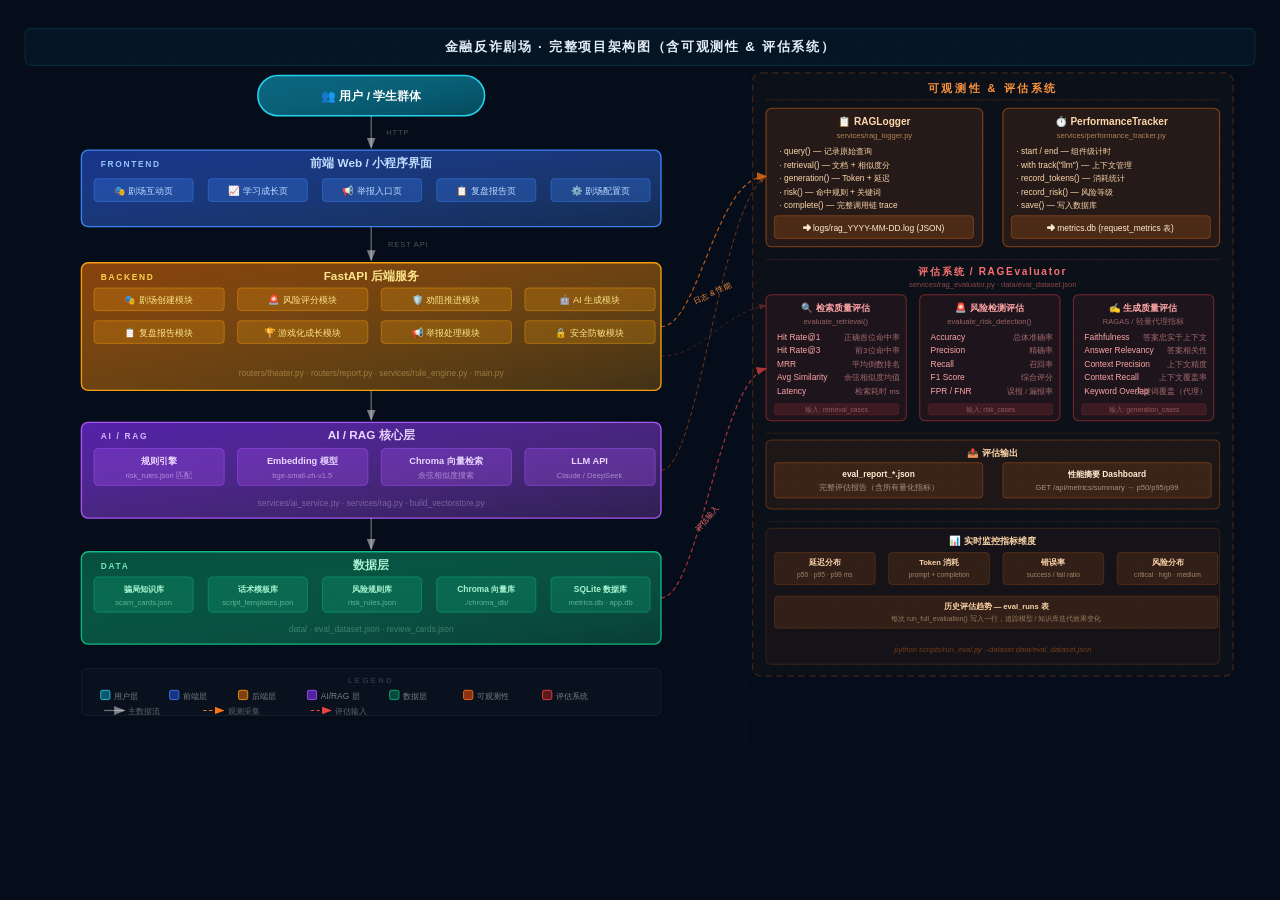
<file: docs/architecture_diagram.html>
<!DOCTYPE html>
<html lang="zh-CN">
<head>
<meta charset="UTF-8">
<title>金融反诈剧场 · 完整架构图</title>
<style>
  * { margin: 0; padding: 0; box-sizing: border-box; }
  body { background: #060d1a; display: flex; justify-content: center; padding: 20px 10px; }
  svg { max-width: 100%; height: auto; }
</style>
</head>
<body>
<svg width="1500" height="950" viewBox="0 0 1500 950"
     xmlns="http://www.w3.org/2000/svg"
     style="font-family:'PingFang SC','Microsoft YaHei','Hiragino Sans GB',sans-serif;">

<defs>
  <!-- 点阵背景 -->
  <pattern id="dots" x="0" y="0" width="24" height="24" patternUnits="userSpaceOnUse">
    <circle cx="1" cy="1" r="0.9" fill="rgba(80,160,220,0.07)"/>
  </pattern>

  <!-- 箭头：主流程（白色） -->
  <marker id="arr" markerWidth="9" markerHeight="7" refX="8" refY="3.5" orient="auto">
    <polygon points="0 0,9 3.5,0 7" fill="rgba(255,255,255,0.45)"/>
  </marker>
  <!-- 箭头：可观测性连接（橙色） -->
  <marker id="arr-obs" markerWidth="9" markerHeight="7" refX="8" refY="3.5" orient="auto">
    <polygon points="0 0,9 3.5,0 7" fill="#f97316"/>
  </marker>
  <!-- 箭头：评估连接（红色） -->
  <marker id="arr-eval" markerWidth="9" markerHeight="7" refX="8" refY="3.5" orient="auto">
    <polygon points="0 0,9 3.5,0 7" fill="#ef4444"/>
  </marker>

  <!-- 渐变：各层背景 -->
  <linearGradient id="g-user" x1="0" y1="0" x2="1" y2="1">
    <stop offset="0%" stop-color="#0e7490" stop-opacity="0.85"/>
    <stop offset="100%" stop-color="#06b6d4" stop-opacity="0.35"/>
  </linearGradient>
  <linearGradient id="g-front" x1="0" y1="0" x2="1" y2="1">
    <stop offset="0%" stop-color="#1e40af" stop-opacity="0.75"/>
    <stop offset="100%" stop-color="#3b82f6" stop-opacity="0.25"/>
  </linearGradient>
  <linearGradient id="g-back" x1="0" y1="0" x2="1" y2="1">
    <stop offset="0%" stop-color="#b45309" stop-opacity="0.75"/>
    <stop offset="100%" stop-color="#f59e0b" stop-opacity="0.25"/>
  </linearGradient>
  <linearGradient id="g-ai" x1="0" y1="0" x2="1" y2="1">
    <stop offset="0%" stop-color="#6d28d9" stop-opacity="0.75"/>
    <stop offset="100%" stop-color="#a855f7" stop-opacity="0.25"/>
  </linearGradient>
  <linearGradient id="g-data" x1="0" y1="0" x2="1" y2="1">
    <stop offset="0%" stop-color="#065f46" stop-opacity="0.80"/>
    <stop offset="100%" stop-color="#10b981" stop-opacity="0.28"/>
  </linearGradient>
  <linearGradient id="g-obs" x1="0" y1="0" x2="1" y2="1">
    <stop offset="0%" stop-color="#7c2d12" stop-opacity="0.55"/>
    <stop offset="100%" stop-color="#f97316" stop-opacity="0.12"/>
  </linearGradient>
  <linearGradient id="g-ev" x1="0" y1="0" x2="1" y2="1">
    <stop offset="0%" stop-color="#7f1d1d" stop-opacity="0.50"/>
    <stop offset="100%" stop-color="#ef4444" stop-opacity="0.10"/>
  </linearGradient>
</defs>

<!-- ════ 背景 ════ -->
<rect width="1500" height="950" fill="#060d1a"/>
<rect width="1500" height="950" fill="url(#dots)"/>

<!-- ════ 标题栏 ════ -->
<rect x="18" y="10" width="1464" height="44" rx="6"
      fill="rgba(0,223,255,0.04)" stroke="rgba(0,223,255,0.18)" stroke-width="1"/>
<text x="750" y="37" text-anchor="middle"
      fill="#e2ecf6" font-size="16" font-weight="700" letter-spacing="2">
  金融反诈剧场 · 完整项目架构图（含可观测性 &amp; 评估系统）
</text>

<!-- ════ 纵向分隔线 ════ -->
<line x1="876" y1="63" x2="876" y2="910"
      stroke="rgba(255,255,255,0.05)" stroke-width="1" stroke-dasharray="6,5"/>

<!-- ══════════════════════════════════════════════════
     主系统流程（左列  x:85~775  center:430）
══════════════════════════════════════════════════ -->

<!-- ── 1. 用户层 ── -->
<rect x="295" y="66" width="270" height="48" rx="24"
      fill="url(#g-user)" stroke="#22d3ee" stroke-width="1.8"/>
<text x="430" y="95" text-anchor="middle" fill="#ffffff" font-size="14" font-weight="600">
  👥  用户 / 学生群体
</text>

<!-- 箭头 User→Frontend -->
<line x1="430" y1="114" x2="430" y2="152"
      stroke="rgba(255,255,255,0.38)" stroke-width="1.5" marker-end="url(#arr)"/>
<text x="448" y="137" fill="rgba(255,255,255,0.28)" font-size="9" letter-spacing="1">HTTP</text>

<!-- ── 2. 前端层 ── -->
<rect x="85" y="155" width="690" height="91" rx="8"
      fill="url(#g-front)" stroke="#3b82f6" stroke-width="1.6"/>
<text x="108" y="175" fill="#93c5fd" font-size="10" font-weight="700" letter-spacing="2">FRONTEND</text>
<text x="430" y="175" text-anchor="middle" fill="#bfdbfe" font-size="14" font-weight="700">
  前端 Web / 小程序界面
</text>

<!-- 5 页面标签  gap=18  width=118  start x=100 -->
<rect x="100" y="189" width="118" height="27" rx="4"
      fill="rgba(59,130,246,0.28)" stroke="rgba(59,130,246,0.55)" stroke-width="1"/>
<text x="159" y="207" text-anchor="middle" fill="#bfdbfe" font-size="11">🎭 剧场互动页</text>

<rect x="236" y="189" width="118" height="27" rx="4"
      fill="rgba(59,130,246,0.28)" stroke="rgba(59,130,246,0.55)" stroke-width="1"/>
<text x="295" y="207" text-anchor="middle" fill="#bfdbfe" font-size="11">📈 学习成长页</text>

<rect x="372" y="189" width="118" height="27" rx="4"
      fill="rgba(59,130,246,0.28)" stroke="rgba(59,130,246,0.55)" stroke-width="1"/>
<text x="431" y="207" text-anchor="middle" fill="#bfdbfe" font-size="11">📢 举报入口页</text>

<rect x="508" y="189" width="118" height="27" rx="4"
      fill="rgba(59,130,246,0.28)" stroke="rgba(59,130,246,0.55)" stroke-width="1"/>
<text x="567" y="207" text-anchor="middle" fill="#bfdbfe" font-size="11">📋 复盘报告页</text>

<rect x="644" y="189" width="118" height="27" rx="4"
      fill="rgba(59,130,246,0.28)" stroke="rgba(59,130,246,0.55)" stroke-width="1"/>
<text x="703" y="207" text-anchor="middle" fill="#bfdbfe" font-size="11">⚙️ 剧场配置页</text>

<!-- 箭头 Frontend→Backend -->
<line x1="430" y1="246" x2="430" y2="286"
      stroke="rgba(255,255,255,0.38)" stroke-width="1.5" marker-end="url(#arr)"/>
<text x="450" y="270" fill="rgba(255,255,255,0.28)" font-size="9" letter-spacing="1">REST API</text>

<!-- ── 3. 后端层 (FastAPI) ── -->
<rect x="85" y="289" width="690" height="152" rx="8"
      fill="url(#g-back)" stroke="#f59e0b" stroke-width="1.6"/>
<text x="108" y="309" fill="#fcd34d" font-size="10" font-weight="700" letter-spacing="2">BACKEND</text>
<text x="430" y="309" text-anchor="middle" fill="#fde68a" font-size="14" font-weight="700">
  FastAPI 后端服务
</text>

<!-- 模块行1  4 tags  gap=16  width=155  start x=100 -->
<rect x="100" y="319" width="155" height="27" rx="4"
      fill="rgba(245,158,11,0.22)" stroke="rgba(245,158,11,0.52)" stroke-width="1"/>
<text x="177" y="337" text-anchor="middle" fill="#fde68a" font-size="11">🎭 剧场创建模块</text>

<rect x="271" y="319" width="155" height="27" rx="4"
      fill="rgba(245,158,11,0.22)" stroke="rgba(245,158,11,0.52)" stroke-width="1"/>
<text x="348" y="337" text-anchor="middle" fill="#fde68a" font-size="11">🚨 风险评分模块</text>

<rect x="442" y="319" width="155" height="27" rx="4"
      fill="rgba(245,158,11,0.22)" stroke="rgba(245,158,11,0.52)" stroke-width="1"/>
<text x="519" y="337" text-anchor="middle" fill="#fde68a" font-size="11">🛡️ 劝阻推进模块</text>

<rect x="613" y="319" width="155" height="27" rx="4"
      fill="rgba(245,158,11,0.22)" stroke="rgba(245,158,11,0.52)" stroke-width="1"/>
<text x="690" y="337" text-anchor="middle" fill="#fde68a" font-size="11">🤖 AI 生成模块</text>

<!-- 模块行2 -->
<rect x="100" y="358" width="155" height="27" rx="4"
      fill="rgba(245,158,11,0.22)" stroke="rgba(245,158,11,0.52)" stroke-width="1"/>
<text x="177" y="376" text-anchor="middle" fill="#fde68a" font-size="11">📋 复盘报告模块</text>

<rect x="271" y="358" width="155" height="27" rx="4"
      fill="rgba(245,158,11,0.22)" stroke="rgba(245,158,11,0.52)" stroke-width="1"/>
<text x="348" y="376" text-anchor="middle" fill="#fde68a" font-size="11">🏆 游戏化成长模块</text>

<rect x="442" y="358" width="155" height="27" rx="4"
      fill="rgba(245,158,11,0.22)" stroke="rgba(245,158,11,0.52)" stroke-width="1"/>
<text x="519" y="376" text-anchor="middle" fill="#fde68a" font-size="11">📢 举报处理模块</text>

<rect x="613" y="358" width="155" height="27" rx="4"
      fill="rgba(245,158,11,0.22)" stroke="rgba(245,158,11,0.52)" stroke-width="1"/>
<text x="690" y="376" text-anchor="middle" fill="#fde68a" font-size="11">🔒 安全防敏模块</text>

<!-- 文件路径注释 -->
<text x="430" y="424" text-anchor="middle"
      fill="rgba(253,230,138,0.38)" font-size="10">
  routers/theater.py · routers/report.py · services/rule_engine.py · main.py
</text>

<!-- 箭头 Backend→AI -->
<line x1="430" y1="441" x2="430" y2="476"
      stroke="rgba(255,255,255,0.38)" stroke-width="1.5" marker-end="url(#arr)"/>

<!-- ── 4. AI / RAG 层 ── -->
<rect x="85" y="479" width="690" height="114" rx="8"
      fill="url(#g-ai)" stroke="#a855f7" stroke-width="1.6"/>
<text x="108" y="499" fill="#d8b4fe" font-size="10" font-weight="700" letter-spacing="2">AI / RAG</text>
<text x="430" y="499" text-anchor="middle" fill="#e9d5ff" font-size="14" font-weight="700">
  AI / RAG 核心层
</text>

<!-- 4 组件  gap=16  width=155  start x=100 -->
<rect x="100" y="510" width="155" height="44" rx="5"
      fill="rgba(168,85,247,0.28)" stroke="rgba(168,85,247,0.60)" stroke-width="1"/>
<text x="177" y="528" text-anchor="middle" fill="#e9d5ff" font-size="11" font-weight="600">规则引擎</text>
<text x="177" y="545" text-anchor="middle" fill="rgba(233,213,255,0.55)" font-size="9">risk_rules.json 匹配</text>

<rect x="271" y="510" width="155" height="44" rx="5"
      fill="rgba(168,85,247,0.28)" stroke="rgba(168,85,247,0.60)" stroke-width="1"/>
<text x="348" y="528" text-anchor="middle" fill="#e9d5ff" font-size="11" font-weight="600">Embedding 模型</text>
<text x="348" y="545" text-anchor="middle" fill="rgba(233,213,255,0.55)" font-size="9">bge-small-zh-v1.5</text>

<rect x="442" y="510" width="155" height="44" rx="5"
      fill="rgba(168,85,247,0.28)" stroke="rgba(168,85,247,0.60)" stroke-width="1"/>
<text x="519" y="528" text-anchor="middle" fill="#e9d5ff" font-size="11" font-weight="600">Chroma 向量检索</text>
<text x="519" y="545" text-anchor="middle" fill="rgba(233,213,255,0.55)" font-size="9">余弦相似度搜索</text>

<rect x="613" y="510" width="155" height="44" rx="5"
      fill="rgba(168,85,247,0.28)" stroke="rgba(168,85,247,0.60)" stroke-width="1"/>
<text x="690" y="528" text-anchor="middle" fill="#e9d5ff" font-size="11" font-weight="600">LLM API</text>
<text x="690" y="545" text-anchor="middle" fill="rgba(233,213,255,0.55)" font-size="9">Claude / DeepSeek</text>

<text x="430" y="578" text-anchor="middle"
      fill="rgba(233,213,255,0.35)" font-size="10">
  services/ai_service.py · services/rag.py · build_vectorstore.py
</text>

<!-- 箭头 AI→Data -->
<line x1="430" y1="593" x2="430" y2="630"
      stroke="rgba(255,255,255,0.38)" stroke-width="1.5" marker-end="url(#arr)"/>

<!-- ── 5. 数据层 ── -->
<rect x="85" y="633" width="690" height="110" rx="8"
      fill="url(#g-data)" stroke="#10b981" stroke-width="1.6"/>
<text x="108" y="653" fill="#6ee7b7" font-size="10" font-weight="700" letter-spacing="2">DATA</text>
<text x="430" y="653" text-anchor="middle" fill="#a7f3d0" font-size="14" font-weight="700">
  数据层
</text>

<!-- 5 数据存储  gap=18  width=118  start x=100 -->
<rect x="100" y="663" width="118" height="42" rx="5"
      fill="rgba(16,185,129,0.22)" stroke="rgba(16,185,129,0.52)" stroke-width="1"/>
<text x="159" y="681" text-anchor="middle" fill="#a7f3d0" font-size="10" font-weight="600">骗局知识库</text>
<text x="159" y="697" text-anchor="middle" fill="rgba(167,243,208,0.55)" font-size="9">scam_cards.json</text>

<rect x="236" y="663" width="118" height="42" rx="5"
      fill="rgba(16,185,129,0.22)" stroke="rgba(16,185,129,0.52)" stroke-width="1"/>
<text x="295" y="681" text-anchor="middle" fill="#a7f3d0" font-size="10" font-weight="600">话术模板库</text>
<text x="295" y="697" text-anchor="middle" fill="rgba(167,243,208,0.55)" font-size="9">script_templates.json</text>

<rect x="372" y="663" width="118" height="42" rx="5"
      fill="rgba(16,185,129,0.22)" stroke="rgba(16,185,129,0.52)" stroke-width="1"/>
<text x="431" y="681" text-anchor="middle" fill="#a7f3d0" font-size="10" font-weight="600">风险规则库</text>
<text x="431" y="697" text-anchor="middle" fill="rgba(167,243,208,0.55)" font-size="9">risk_rules.json</text>

<rect x="508" y="663" width="118" height="42" rx="5"
      fill="rgba(16,185,129,0.22)" stroke="rgba(16,185,129,0.52)" stroke-width="1"/>
<text x="567" y="681" text-anchor="middle" fill="#a7f3d0" font-size="10" font-weight="600">Chroma 向量库</text>
<text x="567" y="697" text-anchor="middle" fill="rgba(167,243,208,0.55)" font-size="9">./chroma_db/</text>

<rect x="644" y="663" width="118" height="42" rx="5"
      fill="rgba(16,185,129,0.22)" stroke="rgba(16,185,129,0.52)" stroke-width="1"/>
<text x="703" y="681" text-anchor="middle" fill="#a7f3d0" font-size="10" font-weight="600">SQLite 数据库</text>
<text x="703" y="697" text-anchor="middle" fill="rgba(167,243,208,0.55)" font-size="9">metrics.db · app.db</text>

<text x="430" y="728" text-anchor="middle"
      fill="rgba(167,243,208,0.32)" font-size="10">
  data/ · eval_dataset.json · review_cards.json
</text>

<!-- ── 图例 ── -->
<rect x="85" y="772" width="690" height="56" rx="6"
      fill="rgba(255,255,255,0.015)" stroke="rgba(255,255,255,0.07)" stroke-width="1"/>
<text x="430" y="789" text-anchor="middle" fill="rgba(255,255,255,0.22)" font-size="9" letter-spacing="3">LEGEND</text>

<!-- 图例色块 -->
<rect x="108" y="798" width="11" height="11" rx="2" fill="rgba(14,116,144,0.7)" stroke="#22d3ee" stroke-width="1"/>
<text x="124" y="808" fill="rgba(255,255,255,0.45)" font-size="10">用户层</text>

<rect x="190" y="798" width="11" height="11" rx="2" fill="rgba(30,64,175,0.7)" stroke="#3b82f6" stroke-width="1"/>
<text x="206" y="808" fill="rgba(255,255,255,0.45)" font-size="10">前端层</text>

<rect x="272" y="798" width="11" height="11" rx="2" fill="rgba(180,83,9,0.7)" stroke="#f59e0b" stroke-width="1"/>
<text x="288" y="808" fill="rgba(255,255,255,0.45)" font-size="10">后端层</text>

<rect x="354" y="798" width="11" height="11" rx="2" fill="rgba(109,40,217,0.7)" stroke="#a855f7" stroke-width="1"/>
<text x="370" y="808" fill="rgba(255,255,255,0.45)" font-size="10">AI/RAG 层</text>

<rect x="452" y="798" width="11" height="11" rx="2" fill="rgba(6,95,70,0.7)" stroke="#10b981" stroke-width="1"/>
<text x="468" y="808" fill="rgba(255,255,255,0.45)" font-size="10">数据层</text>

<rect x="540" y="798" width="11" height="11" rx="2" fill="rgba(194,65,12,0.7)" stroke="#f97316" stroke-width="1"/>
<text x="556" y="808" fill="rgba(255,255,255,0.45)" font-size="10">可观测性</text>

<rect x="634" y="798" width="11" height="11" rx="2" fill="rgba(127,29,29,0.7)" stroke="#ef4444" stroke-width="1"/>
<text x="650" y="808" fill="rgba(255,255,255,0.45)" font-size="10">评估系统</text>

<!-- 箭头说明 -->
<line x1="112" y1="822" x2="136" y2="822" stroke="rgba(255,255,255,0.4)" stroke-width="1.5" marker-end="url(#arr)"/>
<text x="141" y="826" fill="rgba(255,255,255,0.35)" font-size="9">主数据流</text>

<line x1="230" y1="822" x2="254" y2="822" stroke="#f97316" stroke-width="1.3" stroke-dasharray="4,3" marker-end="url(#arr-obs)"/>
<text x="259" y="826" fill="rgba(255,255,255,0.35)" font-size="9">观测采集</text>

<line x1="358" y1="822" x2="382" y2="822" stroke="#ef4444" stroke-width="1.3" stroke-dasharray="4,3" marker-end="url(#arr-eval)"/>
<text x="387" y="826" fill="rgba(255,255,255,0.35)" font-size="9">评估输入</text>


<!-- ══════════════════════════════════════════════════
     右列：可观测性 & 评估系统  x:885~1455
══════════════════════════════════════════════════ -->

<!-- 外层容器 -->
<rect x="884" y="63" width="572" height="718" rx="10"
      fill="rgba(249,115,22,0.025)" stroke="rgba(249,115,22,0.22)" stroke-width="1.5" stroke-dasharray="8,5"/>

<!-- 大标题 -->
<text x="1170" y="86" text-anchor="middle"
      fill="#fb923c" font-size="13" font-weight="700" letter-spacing="3">
  可观测性 &amp; 评估系统
</text>
<line x1="900" y1="95" x2="1440" y2="95" stroke="rgba(249,115,22,0.18)" stroke-width="1"/>

<!-- ══ A. 日志 & 性能追踪区 ══ -->

<!-- RAGLogger -->
<rect x="900" y="105" width="258" height="165" rx="7"
      fill="rgba(249,115,22,0.10)" stroke="rgba(249,115,22,0.48)" stroke-width="1.3"/>
<text x="1029" y="125" text-anchor="middle" fill="#fed7aa" font-size="12" font-weight="700">
  📋 RAGLogger
</text>
<text x="1029" y="141" text-anchor="middle"
      fill="rgba(253,186,116,0.65)" font-size="9">services/rag_logger.py</text>

<text x="916" y="160" fill="#fed7aa" font-size="10">·  query()       — 记录原始查询</text>
<text x="916" y="176" fill="#fed7aa" font-size="10">·  retrieval()   — 文档 + 相似度分</text>
<text x="916" y="192" fill="#fed7aa" font-size="10">·  generation() — Token + 延迟</text>
<text x="916" y="208" fill="#fed7aa" font-size="10">·  risk()         — 命中规则 + 关键词</text>
<text x="916" y="224" fill="#fed7aa" font-size="10">·  complete()   — 完整调用链 trace</text>

<rect x="910" y="233" width="237" height="27" rx="4"
      fill="rgba(249,115,22,0.18)" stroke="rgba(249,115,22,0.40)" stroke-width="1"/>
<text x="1028" y="251" text-anchor="middle" fill="#ffedd5" font-size="10">
  ➜  logs/rag_YYYY-MM-DD.log  (JSON)
</text>

<!-- PerformanceTracker -->
<rect x="1182" y="105" width="258" height="165" rx="7"
      fill="rgba(249,115,22,0.10)" stroke="rgba(249,115,22,0.48)" stroke-width="1.3"/>
<text x="1311" y="125" text-anchor="middle" fill="#fed7aa" font-size="12" font-weight="700">
  ⏱️ PerformanceTracker
</text>
<text x="1311" y="141" text-anchor="middle"
      fill="rgba(253,186,116,0.65)" font-size="9">services/performance_tracker.py</text>

<text x="1198" y="160" fill="#fed7aa" font-size="10">·  start / end      — 组件级计时</text>
<text x="1198" y="176" fill="#fed7aa" font-size="10">·  with track("llm")  — 上下文管理</text>
<text x="1198" y="192" fill="#fed7aa" font-size="10">·  record_tokens()  — 消耗统计</text>
<text x="1198" y="208" fill="#fed7aa" font-size="10">·  record_risk()     — 风险等级</text>
<text x="1198" y="224" fill="#fed7aa" font-size="10">·  save()             — 写入数据库</text>

<rect x="1192" y="233" width="237" height="27" rx="4"
      fill="rgba(249,115,22,0.18)" stroke="rgba(249,115,22,0.40)" stroke-width="1"/>
<text x="1310" y="251" text-anchor="middle" fill="#ffedd5" font-size="10">
  ➜  metrics.db  (request_metrics 表)
</text>

<!-- 分隔线 + 评估系统标题 -->
<line x1="900" y1="285" x2="1440" y2="285" stroke="rgba(239,68,68,0.20)" stroke-width="1"/>
<text x="1170" y="303" text-anchor="middle" fill="#f87171" font-size="12" font-weight="700" letter-spacing="2">
  评估系统  /  RAGEvaluator
</text>
<text x="1170" y="318" text-anchor="middle" fill="rgba(248,113,113,0.55)" font-size="9">
  services/rag_evaluator.py · data/eval_dataset.json
</text>

<!-- ══ B. 三列评估框 ══ -->

<!-- 检索质量评估 -->
<rect x="900" y="327" width="167" height="150" rx="6"
      fill="rgba(239,68,68,0.08)" stroke="rgba(239,68,68,0.45)" stroke-width="1.2"/>
<text x="983" y="347" text-anchor="middle" fill="#fca5a5" font-size="11" font-weight="700">
  🔍 检索质量评估
</text>
<text x="983" y="362" text-anchor="middle" fill="rgba(252,165,165,0.55)" font-size="9">
  evaluate_retrieval()
</text>

<text x="913" y="381" fill="#fca5a5" font-size="10">Hit Rate@1</text>
<text x="1059" y="381" text-anchor="end" fill="rgba(252,165,165,0.60)" font-size="9">正确首位命中率</text>
<text x="913" y="397" fill="#fca5a5" font-size="10">Hit Rate@3</text>
<text x="1059" y="397" text-anchor="end" fill="rgba(252,165,165,0.60)" font-size="9">前3位命中率</text>
<text x="913" y="413" fill="#fca5a5" font-size="10">MRR</text>
<text x="1059" y="413" text-anchor="end" fill="rgba(252,165,165,0.60)" font-size="9">平均倒数排名</text>
<text x="913" y="429" fill="#fca5a5" font-size="10">Avg Similarity</text>
<text x="1059" y="429" text-anchor="end" fill="rgba(252,165,165,0.60)" font-size="9">余弦相似度均值</text>
<text x="913" y="445" fill="#fca5a5" font-size="10">Latency</text>
<text x="1059" y="445" text-anchor="end" fill="rgba(252,165,165,0.60)" font-size="9">检索耗时 ms</text>

<rect x="910" y="457" width="148" height="13" rx="3"
      fill="rgba(239,68,68,0.14)" stroke="rgba(239,68,68,0.28)" stroke-width="0.8"/>
<text x="984" y="467" text-anchor="middle" fill="rgba(252,165,165,0.45)" font-size="8">
  输入: retrieval_cases
</text>

<!-- 风险检测评估 -->
<rect x="1083" y="327" width="167" height="150" rx="6"
      fill="rgba(239,68,68,0.08)" stroke="rgba(239,68,68,0.45)" stroke-width="1.2"/>
<text x="1166" y="347" text-anchor="middle" fill="#fca5a5" font-size="11" font-weight="700">
  🚨 风险检测评估
</text>
<text x="1166" y="362" text-anchor="middle" fill="rgba(252,165,165,0.55)" font-size="9">
  evaluate_risk_detection()
</text>

<text x="1096" y="381" fill="#fca5a5" font-size="10">Accuracy</text>
<text x="1242" y="381" text-anchor="end" fill="rgba(252,165,165,0.60)" font-size="9">总体准确率</text>
<text x="1096" y="397" fill="#fca5a5" font-size="10">Precision</text>
<text x="1242" y="397" text-anchor="end" fill="rgba(252,165,165,0.60)" font-size="9">精确率</text>
<text x="1096" y="413" fill="#fca5a5" font-size="10">Recall</text>
<text x="1242" y="413" text-anchor="end" fill="rgba(252,165,165,0.60)" font-size="9">召回率</text>
<text x="1096" y="429" fill="#fca5a5" font-size="10">F1 Score</text>
<text x="1242" y="429" text-anchor="end" fill="rgba(252,165,165,0.60)" font-size="9">综合评分</text>
<text x="1096" y="445" fill="#fca5a5" font-size="10">FPR / FNR</text>
<text x="1242" y="445" text-anchor="end" fill="rgba(252,165,165,0.60)" font-size="9">误报 / 漏报率</text>

<rect x="1093" y="457" width="148" height="13" rx="3"
      fill="rgba(239,68,68,0.14)" stroke="rgba(239,68,68,0.28)" stroke-width="0.8"/>
<text x="1167" y="467" text-anchor="middle" fill="rgba(252,165,165,0.45)" font-size="8">
  输入: risk_cases
</text>

<!-- 生成质量评估 (RAGAS) -->
<rect x="1266" y="327" width="167" height="150" rx="6"
      fill="rgba(239,68,68,0.08)" stroke="rgba(239,68,68,0.45)" stroke-width="1.2"/>
<text x="1349" y="347" text-anchor="middle" fill="#fca5a5" font-size="11" font-weight="700">
  ✍️ 生成质量评估
</text>
<text x="1349" y="362" text-anchor="middle" fill="rgba(252,165,165,0.55)" font-size="9">
  RAGAS / 轻量代理指标
</text>

<text x="1279" y="381" fill="#fca5a5" font-size="10">Faithfulness</text>
<text x="1425" y="381" text-anchor="end" fill="rgba(252,165,165,0.60)" font-size="9">答案忠实于上下文</text>
<text x="1279" y="397" fill="#fca5a5" font-size="10">Answer Relevancy</text>
<text x="1425" y="397" text-anchor="end" fill="rgba(252,165,165,0.60)" font-size="9">答案相关性</text>
<text x="1279" y="413" fill="#fca5a5" font-size="10">Context Precision</text>
<text x="1425" y="413" text-anchor="end" fill="rgba(252,165,165,0.60)" font-size="9">上下文精度</text>
<text x="1279" y="429" fill="#fca5a5" font-size="10">Context Recall</text>
<text x="1425" y="429" text-anchor="end" fill="rgba(252,165,165,0.60)" font-size="9">上下文覆盖率</text>
<text x="1279" y="445" fill="#fca5a5" font-size="10">Keyword Overlap</text>
<text x="1425" y="445" text-anchor="end" fill="rgba(252,165,165,0.60)" font-size="9">关键词覆盖（代理）</text>

<rect x="1276" y="457" width="148" height="13" rx="3"
      fill="rgba(239,68,68,0.14)" stroke="rgba(239,68,68,0.28)" stroke-width="0.8"/>
<text x="1350" y="467" text-anchor="middle" fill="rgba(252,165,165,0.45)" font-size="8">
  输入: generation_cases
</text>

<!-- ══ C. 评估输出 ══ -->
<line x1="900" y1="492" x2="1440" y2="492" stroke="rgba(249,115,22,0.14)" stroke-width="1"/>

<rect x="900" y="500" width="540" height="82" rx="6"
      fill="rgba(249,115,22,0.07)" stroke="rgba(249,115,22,0.32)" stroke-width="1.2"/>
<text x="1170" y="519" text-anchor="middle" fill="#fed7aa" font-size="11" font-weight="700">
  📤 评估输出
</text>

<rect x="910" y="527" width="248" height="42" rx="4"
      fill="rgba(249,115,22,0.13)" stroke="rgba(249,115,22,0.38)" stroke-width="1"/>
<text x="1034" y="544" text-anchor="middle" fill="#ffedd5" font-size="10" font-weight="600">
  eval_report_*.json
</text>
<text x="1034" y="560" text-anchor="middle" fill="rgba(255,237,213,0.55)" font-size="9">
  完整评估报告（含所有量化指标）
</text>

<rect x="1182" y="527" width="248" height="42" rx="4"
      fill="rgba(249,115,22,0.13)" stroke="rgba(249,115,22,0.38)" stroke-width="1"/>
<text x="1306" y="544" text-anchor="middle" fill="#ffedd5" font-size="10" font-weight="600">
  性能摘要 Dashboard
</text>
<text x="1306" y="560" text-anchor="middle" fill="rgba(255,237,213,0.55)" font-size="9">
  GET /api/metrics/summary → p50/p95/p99
</text>

<!-- ══ D. 监控指标维度 ══ -->
<line x1="900" y1="597" x2="1440" y2="597" stroke="rgba(249,115,22,0.12)" stroke-width="1"/>

<rect x="900" y="605" width="540" height="162" rx="6"
      fill="rgba(249,115,22,0.04)" stroke="rgba(249,115,22,0.20)" stroke-width="1"/>
<text x="1170" y="624" text-anchor="middle" fill="#fed7aa" font-size="11" font-weight="700">
  📊 实时监控指标维度
</text>

<!-- 4 小指标卡 -->
<rect x="910" y="634" width="120" height="38" rx="4"
      fill="rgba(249,115,22,0.12)" stroke="rgba(249,115,22,0.28)" stroke-width="0.8"/>
<text x="970" y="649" text-anchor="middle" fill="#fed7aa" font-size="9" font-weight="600">延迟分布</text>
<text x="970" y="663" text-anchor="middle" fill="rgba(253,215,170,0.55)" font-size="8">p50 · p95 · p99 ms</text>

<rect x="1046" y="634" width="120" height="38" rx="4"
      fill="rgba(249,115,22,0.12)" stroke="rgba(249,115,22,0.28)" stroke-width="0.8"/>
<text x="1106" y="649" text-anchor="middle" fill="#fed7aa" font-size="9" font-weight="600">Token 消耗</text>
<text x="1106" y="663" text-anchor="middle" fill="rgba(253,215,170,0.55)" font-size="8">prompt + completion</text>

<rect x="1182" y="634" width="120" height="38" rx="4"
      fill="rgba(249,115,22,0.12)" stroke="rgba(249,115,22,0.28)" stroke-width="0.8"/>
<text x="1242" y="649" text-anchor="middle" fill="#fed7aa" font-size="9" font-weight="600">错误率</text>
<text x="1242" y="663" text-anchor="middle" fill="rgba(253,215,170,0.55)" font-size="8">success / fail ratio</text>

<rect x="1318" y="634" width="120" height="38" rx="4"
      fill="rgba(249,115,22,0.12)" stroke="rgba(249,115,22,0.28)" stroke-width="0.8"/>
<text x="1378" y="649" text-anchor="middle" fill="#fed7aa" font-size="9" font-weight="600">风险分布</text>
<text x="1378" y="663" text-anchor="middle" fill="rgba(253,215,170,0.55)" font-size="8">critical · high · medium</text>

<!-- 历史评估趋势条 -->
<rect x="910" y="686" width="528" height="38" rx="4"
      fill="rgba(249,115,22,0.12)" stroke="rgba(249,115,22,0.28)" stroke-width="0.8"/>
<text x="1174" y="701" text-anchor="middle" fill="#fed7aa" font-size="9" font-weight="600">
  历史评估趋势  —  eval_runs 表
</text>
<text x="1174" y="716" text-anchor="middle" fill="rgba(253,215,170,0.50)" font-size="8">
  每次 run_full_evaluation() 写入一行，追踪模型 / 知识库迭代效果变化
</text>

<!-- 脚本调用说明 -->
<text x="1170" y="752" text-anchor="middle" fill="rgba(249,115,22,0.42)" font-size="9" font-style="italic">
  python scripts/run_eval.py --dataset data/eval_dataset.json
</text>


<!-- ══════════════════════════════════════════════════
     连接线：主系统 → 可观测性系统
══════════════════════════════════════════════════ -->

<!-- 1. Backend → RAGLogger + PerfTracker（橙色虚线，向右上） -->
<path d="M 775,365 C 820,365 840,186 900,186"
      stroke="#f97316" stroke-width="1.4" stroke-dasharray="5,3.5"
      fill="none" marker-end="url(#arr-obs)" opacity="0.75"/>
<text x="815" y="338" fill="#fb923c" font-size="9"
      transform="rotate(-25,815,338)">日志 &amp; 性能</text>

<!-- 2. AI/RAG → RAGLogger + PerfTracker（橙色虚线，较浅） -->
<path d="M 775,536 C 820,536 845,220 900,186"
      stroke="#f97316" stroke-width="1.1" stroke-dasharray="5,3.5"
      fill="none" marker-end="url(#arr-obs)" opacity="0.45"/>

<!-- 3. Data → 评估系统（红色虚线） -->
<path d="M 775,688 C 820,688 845,430 900,415"
      stroke="#ef4444" stroke-width="1.4" stroke-dasharray="5,3.5"
      fill="none" marker-end="url(#arr-eval)" opacity="0.70"/>
<text x="820" y="610" fill="#f87171" font-size="9"
      transform="rotate(-50,820,610)">评估输入</text>

<!-- 4. Backend → 评估（说明规则引擎也参与评估） -->
<path d="M 775,400 C 825,400 845,350 900,340"
      stroke="#ef4444" stroke-width="1.0" stroke-dasharray="4,4"
      fill="none" marker-end="url(#arr-eval)" opacity="0.35"/>

</svg>
</body>
</html>
</file>
